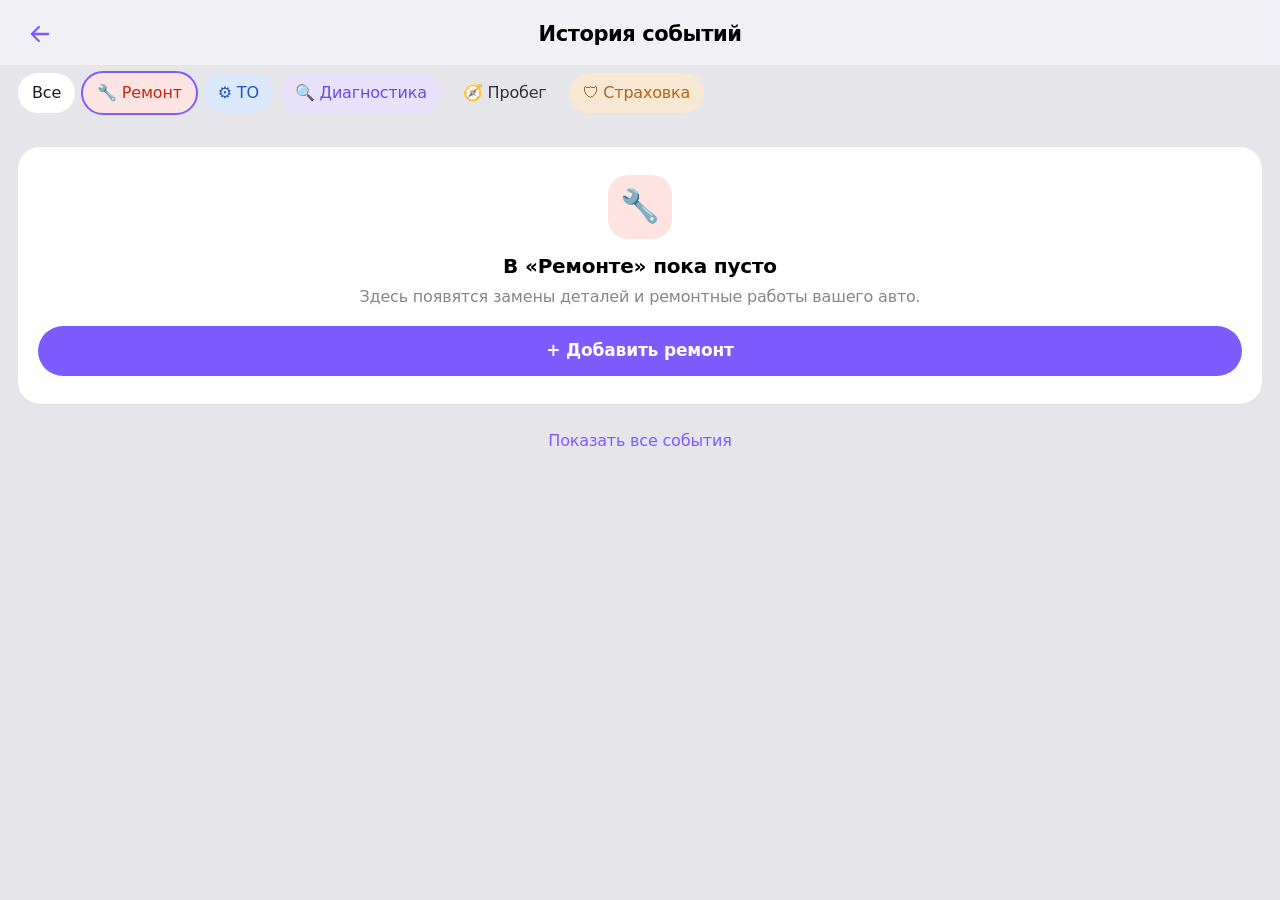
<file: _ref.html>
<!doctype html><html><head><meta charset=utf-8><meta name=viewport content="width=device-width,initial-scale=1"><link rel=stylesheet href="styles.css"><style>
.chips.flt.row{display:flex;flex-wrap:nowrap;overflow-x:auto;gap:8px;margin:0 -16px;padding:2px 16px 8px;scrollbar-width:none}
.chips.flt.row .chip{flex:none;height:40px;font-size:16px;padding:0 14px;gap:8px;white-space:nowrap}
.chips.flt.row .chip.on{outline:2.5px solid var(--p)}
.chips.flt .chip{border:0}
.emp{margin:26px 0;background:var(--card);border-radius:22px;padding:28px 20px;text-align:center;box-shadow:0 1px 2px rgba(0,0,0,.04)}
.emp .ic{width:64px;height:64px;border-radius:20px;background:#FFE3E0;display:grid;place-items:center;font-size:32px;margin:0 auto 14px}
.emp b{display:block;font-size:20px;font-weight:600;margin-bottom:6px}
.emp p{margin:0 0 18px;color:var(--mut);font-size:16px;line-height:1.35}
.emp .btn{display:inline-flex;align-items:center;justify-content:center;height:50px;padding:0 26px;border-radius:25px;background:var(--p);color:#fff;font-size:17px;font-weight:600}
.lnk{display:block;text-align:center;margin-top:14px;color:var(--p);font-size:16px;font-weight:500}
</style></head><body><div class="page"><header class="top"><a class="ib"><svg width=28 height=28 viewBox="0 0 24 24" fill=none stroke=currentColor stroke-width=2 stroke-linecap=round stroke-linejoin=round><path d="M19 12H5M11 6l-6 6 6 6"/></svg></a><h1>История событий</h1><div class="topr"></div></header>
<main class="body"><div class="chips flt row">
<a class="chip all">Все</a>
<a class="chip" style="background:#FBE4E1;color:#C5271C;outline:2.5px solid var(--p)">🔧 Ремонт</a>
<a class="chip" style="background:#DCE8FB;color:#1F55C4">⚙️ ТО</a>
<a class="chip" style="background:#E7E1FA;color:#6A4BE0">🔍 Диагностика</a>
<a class="chip" style="background:#E6E6EA;color:#333">🧭 Пробег</a>
<a class="chip" style="background:#F6E8D3;color:#B0651A">🛡 Страховка</a></div>
<div class="emp"><div class="ic">🔧</div><b>В «Ремонте» пока пусто</b><p>Здесь появятся замены деталей и ремонтные работы вашего авто.</p><a class="btn">+ Добавить ремонт</a></div>
<a class="lnk">Показать все события</a>
</main></div></body></html>
</file>
<file: styles.css>
:root{--bg:#F2F2F7;--w:#ffffff;--card:#ffffff;--sur:rgba(118,118,128,.12);--tint:rgba(124,92,255,.12);--line:rgba(60,60,67,.16);--ink:#000000;--ink2:#1C1C1E;--ink3:rgba(60,60,67,.78);--mut:rgba(60,60,67,.62);--mut2:rgba(60,60,67,.32);--p:#7C5CFF;--pd:#5B3BD6;--pl:#A58BFF;--red:#FF3B30;--sh:60,40,160;--bgc:242,242,247;--glass:rgba(249,249,251,.74);color-scheme:light}
html[data-theme=dark]{--bg:#000000;--w:#1C1C1E;--card:#1C1C1E;--sur:rgba(118,118,128,.24);--tint:rgba(165,139,255,.2);--line:rgba(84,84,88,.6);--ink:#ffffff;--ink2:#EBEBF5;--ink3:rgba(235,235,245,.78);--mut:rgba(235,235,245,.6);--mut2:rgba(235,235,245,.3);--p:#9B80FF;--pd:#B9A6FF;--pl:#B9A6FF;--red:#FF453A;--sh:0,0,0;--bgc:0,0,0;--glass:rgba(28,28,30,.72);color-scheme:dark}
*{box-sizing:border-box;-webkit-tap-highlight-color:transparent}
html,body{margin:0;background:var(--bg);color:var(--ink);font:400 17px/1.35 Inter,system-ui,-apple-system,"Segoe UI",Roboto,Arial,sans-serif}
body{min-height:100dvh}
button,input,select,textarea{font:inherit;color:inherit}
a{color:inherit;text-decoration:none}
h1,h2,h3,h4,p{margin:0}
.ic{flex:none;display:block}
#app{max-width:480px;margin:0 auto;min-height:100dvh;background:var(--bg);position:relative}
@media(min-width:520px){body{background:var(--tint)}#app{box-shadow:0 0 60px rgba(var(--sh),.2)}}
.page{display:flex;flex-direction:column;min-height:100dvh}
.top{position:sticky;top:0;z-index:5;display:grid;grid-template-columns:48px 1fr auto;align-items:center;gap:8px;padding:calc(12px + env(safe-area-inset-top)) 16px 8px;background:var(--bg);min-height:72px}
.top h1{font-size:22px;font-weight:600;text-align:center;white-space:nowrap;overflow:hidden;text-overflow:ellipsis}
.top.left{grid-template-columns:1fr auto}
.top.left h1{text-align:left;font-size:27px;font-weight:700;padding-left:4px}
.topr{min-width:48px;display:flex;justify-content:flex-end}
.ib{display:grid;place-items:center;width:48px;height:48px;border:0;background:none;color:var(--p);cursor:pointer;border-radius:50%;position:relative}
.ib.dark,.ib.bell{color:var(--ink)}
.dot{position:absolute;top:9px;right:10px;width:11px;height:11px;border-radius:50%;background:var(--red);border:2px solid var(--bg)}
.link{background:none;border:0;color:var(--p);font-weight:500;font-size:20px;cursor:pointer;padding:8px 0;white-space:nowrap}
.body{flex:1;padding:6px 18px 28px}
.foot{position:sticky;bottom:0;z-index:5;padding:26px 18px calc(16px + env(safe-area-inset-bottom));background:linear-gradient(to top,var(--bg) 62%,rgba(var(--bgc),0))}
.tabbar{position:sticky;bottom:0;z-index:6;display:flex;justify-content:space-between;gap:2px;padding:10px 8px calc(14px + env(safe-area-inset-bottom));background:var(--card);border-radius:26px 26px 0 0;box-shadow:0 -4px 22px rgba(var(--sh),.1)}
.tab{display:flex;flex-direction:column;align-items:center;gap:4px;padding:10px 12px;border-radius:22px;color:var(--mut);font-size:15px;font-weight:500;min-width:76px}
.tab.on{background:var(--tint);color:var(--p)}
.btn{display:flex;align-items:center;justify-content:center;gap:10px;width:100%;border:0;cursor:pointer;border-radius:999px;font-weight:500;height:60px;font-size:21px}
.btn.primary{color:#fff;background:linear-gradient(90deg,var(--pl),var(--pd));box-shadow:0 10px 26px rgba(var(--sh),.32)}
.btn.primary:disabled{background:#3ea47f;color:#1b2d26;box-shadow:none;cursor:default}
.btn.outline{background:var(--w);color:var(--pd);border:1.6px solid var(--p);height:56px}
.btn.danger{background:var(--w);color:var(--red);border:1.6px solid var(--red);height:56px}
.btn+.btn{margin-top:14px}
.h2{font-size:25px;font-weight:700;margin:30px 0 14px}
.rowh{display:flex;align-items:baseline;justify-content:space-between;margin-top:30px}
.rowh .h2{margin:0}
.rowh .link{font-size:21px}
.empty{color:var(--mut);text-align:center;font-size:19px;padding:34px 10px}
.card{background:var(--card);border:1px solid var(--line);border-radius:26px;padding:18px}
.seg{display:flex;padding:6px;background:var(--sur);border:1px solid var(--line);border-radius:26px;margin-top:6px}
.seg button{flex:1;min-width:0;border:0;background:none;height:50px;border-radius:21px;font-size:17px;white-space:nowrap;padding:0 4px;font-weight:500;color:var(--ink2);cursor:pointer}
.seg button.on{background:var(--w);color:var(--p);box-shadow:0 2px 8px rgba(var(--sh),.12)}
.searchrow{display:flex;gap:12px;margin:18px 0 20px}
.search{flex:1;min-width:0;display:flex;align-items:center;gap:14px;height:62px;padding:0 22px;border-radius:31px;background:var(--card);color:var(--ink2);border:1px solid var(--line)}
.search input{flex:1;min-width:0;border:0;outline:0;background:none;font-size:19px}
.search input::placeholder{color:var(--mut)}
.sq{width:62px;height:62px;border:0;border-radius:24px;background:var(--sur);color:var(--p);display:grid;place-items:center;cursor:pointer}
.cars{display:grid;gap:22px}
.cars.compact{grid-template-columns:1fr 1fr;gap:14px}
.car{background:var(--w);border-radius:34px;overflow:hidden;box-shadow:0 8px 30px rgba(var(--sh),.13);cursor:pointer}
.cimg{position:relative;height:206px;background:linear-gradient(var(--sur),#a7a8b1);display:grid;place-items:center;color:#8f9098}
.cimg img{position:absolute;inset:0;width:100%;height:100%;object-fit:cover}
.kebab{position:absolute;top:18px;right:18px;width:50px;height:50px;border:0;border-radius:50%;background:var(--w);display:grid;place-items:center;cursor:pointer;color:var(--ink);box-shadow:0 2px 10px rgba(0,0,0,.08)}
.cinfo{padding:22px 24px 22px}
.cinfo h3{font-size:29px;font-weight:700}
.cinfo p{color:var(--mut);font-size:21px;margin:6px 0 12px}
.yr{display:flex;align-items:center;gap:12px;font-size:21px;color:var(--p)}
.yr span{color:var(--ink)}
.compact .cimg{height:110px}.compact .cinfo{padding:12px 14px}.compact .cinfo h3{font-size:18px}.compact .cinfo p{font-size:15px;margin:2px 0 6px}.compact .yr{font-size:15px}.compact .kebab{width:38px;height:38px;top:10px;right:10px}
.fab{position:fixed;bottom:calc(112px + env(safe-area-inset-bottom));right:max(20px,calc(50vw - 220px));width:72px;height:72px;border:0;border-radius:50%;color:#fff;background:linear-gradient(135deg,var(--pl),var(--pd));box-shadow:0 12px 28px rgba(var(--sh),.4);display:grid;place-items:center;cursor:pointer;z-index:7}
.chips{display:flex;flex-wrap:wrap;gap:12px}
.chip{display:inline-flex;align-items:center;gap:10px;height:54px;padding:0 20px;border-radius:999px;border:1.5px solid;font-size:19px;font-weight:500;cursor:pointer;background:var(--w)}
.c-repair,.c-fine{background:#fee4e4;color:#b91c1c;border-color:#fbc4c4}
.c-to{background:#dbeafe;color:#1d4ed8;border-color:#b9d3fb}
.c-diag{background:var(--tint);color:#3B2A8F;border-color:var(--line)}
.c-mile{background:#f3f4f6;color:var(--ink2);border-color:var(--line)}
.c-ins{background:#fef3c7;color:#b45309;border-color:#fbe38a}
.c-fuel,.c-charge{background:#dcfce7;color:#15803d;border-color:#b6efc9}
.c-wash{background:#cffafe;color:#0e7490;border-color:#a5eef6}
.c-tire{background:#ffedd5;color:#c2410c;border-color:#fdd5a8}
.c-other{background:#efeff4;color:var(--ink3);border-color:#dcdce5}
.chips.pick .chip{background:var(--card);color:var(--mut);border-color:var(--line);height:56px}
.chips.pick .chip.picked{background:var(--tint);color:var(--pd);border-color:var(--p)}
.chips.flt .chip{height:46px;font-size:17px;padding:0 16px}
.chips.flt .chip.all{background:var(--w);color:var(--ink2);border-color:var(--line)}
.chips.flt .chip.on{outline:2.5px solid var(--p)}
.ev{display:flex;align-items:center;gap:14px;padding:14px;margin-top:12px;background:var(--w);border-radius:22px;box-shadow:0 4px 16px rgba(var(--sh),.07);cursor:pointer}
.evi{width:48px;height:48px;border-radius:16px;display:grid;place-items:center;border:0}
.evm{flex:1;min-width:0}.evm b{display:block;font-size:18px;font-weight:600;white-space:nowrap;overflow:hidden;text-overflow:ellipsis}.evm small{color:var(--mut);font-size:15px}
.evs{font-weight:600;font-size:17px;white-space:nowrap}
.lbl{display:block;margin:22px 0 10px;font-size:20px;font-weight:500}
.card .lbl{font-size:18px;margin:18px 0 8px}
.fld:first-child>.lbl{margin-top:8px}
.req{font-style:normal;color:var(--ink)}.rr .req{color:#f43f5e}
.inp{display:block;width:100%;height:58px;padding:0 22px;border:1px solid var(--line);border-radius:24px;background:var(--w);font-size:19px;outline:0;appearance:none;-webkit-appearance:none;box-shadow:0 1px 3px rgba(var(--sh),.05)}
.inp:focus{border-color:var(--p);box-shadow:0 0 0 3px rgba(var(--sh),.16)}
.inp::placeholder{color:var(--mut)}
.err .inp,.err.inp,.err .attg,.err .sel select{border-color:var(--red)}
textarea.inp{height:auto;min-height:118px;padding:16px 22px;resize:vertical}
.dt::placeholder{letter-spacing:.12em}
.datew,.sel,.kmw{position:relative}
.datew .cal,.sel>.ic{position:absolute;right:20px;top:50%;transform:translateY(-50%);color:var(--ink3);pointer-events:none;border:0;background:none;padding:0}
.datew .inp{padding-right:64px}
.native{position:absolute;right:0;top:0;width:64px;height:100%;opacity:0;cursor:pointer;border:0}
.sel select{padding-right:56px}
.sel select.empty{color:var(--mut)}
.kmw .ic{position:absolute;left:22px;top:50%;transform:translateY(-50%);color:var(--ink3)}
.kmw .inp{padding-left:62px}
.hint{color:var(--mut);font-size:15px;margin:10px 2px 0}
.chk{display:flex;align-items:center;gap:18px;padding:6px 6px;cursor:pointer}
.chk input{position:absolute;opacity:0}
.chk .box{width:36px;height:36px;border-radius:9px;border:2.5px solid var(--ink3);background:var(--w);display:grid;place-items:center;color:#fff}
.chk input:checked+.box{background:#16a34a;border-color:#16a34a}
.chk .box .ic{opacity:0}.chk input:checked+.box .ic{opacity:1}
.chk b{font-size:22px;font-weight:500;color:var(--red)}.chk input:checked~b{color:#16a34a}
.card.att{margin-top:20px;padding:20px 22px;background:var(--sur)}
.attl{font-size:19px;font-weight:500;margin-bottom:14px}
.attg{display:flex;flex-wrap:wrap;gap:12px;border-radius:20px}
.addatt{width:100px;height:100px;border-radius:22px;border:2.5px solid var(--line);background:var(--w);color:var(--p);display:grid;place-items:center;cursor:pointer}
.th{position:relative;width:100px;height:100px;border-radius:22px;overflow:hidden;background:var(--w);border:1px solid var(--line);display:grid;place-items:center;color:var(--mut);font-size:12px;text-align:center}
.th img{width:100%;height:100%;object-fit:cover}
.th button{position:absolute;top:5px;right:5px;width:28px;height:28px;border-radius:50%;border:0;background:rgba(0,0,0,.6);color:#fff;display:grid;place-items:center;cursor:pointer;padding:0}
.photos .addatt{border:2px dashed #dcdce4;color:var(--ink3);background:var(--card)}
.work{margin-top:22px}
.wname{width:100%;border:0;background:none;font-size:23px;font-weight:600;color:var(--ink3);padding:6px 0 14px;border-bottom:1px solid var(--line);outline:0;display:block}
.wname::placeholder{color:var(--mut)}
.wtop{display:flex;align-items:center;gap:8px}
.rmw{border:0;background:#fee4e4;color:#b91c1c;width:36px;height:36px;border-radius:50%;display:grid;place-items:center;cursor:pointer;margin-bottom:8px}
.kmw{margin-top:12px}
.exp{display:flex;align-items:center;gap:8px;border:0;background:none;color:var(--p);font-size:20px;font-weight:500;padding:20px 0 4px;cursor:pointer}
.expbody{padding-top:6px}
.sumcard{margin-top:22px}
#addw{margin-top:22px}
.infobox{display:flex;gap:14px;padding:16px 18px;border-radius:22px;background:var(--card);border:1px solid var(--line);color:var(--mut);font-size:17px;margin-bottom:6px}
.infobox .ic{color:var(--p)}
.infobox.blue{background:#eff6ff;border:1.5px solid #2563eb}
.infobox.blue b{display:block;color:var(--ink);font-size:26px;font-weight:500;margin-bottom:4px}
.mcard{background:#6246E0;color:#fff;border-radius:28px;padding:26px 28px;margin:22px 0 4px}
.mcard small{font-size:19px;opacity:.9;display:block;margin-bottom:12px}
.mcard b{font-size:34px;font-weight:700}
.carmini{display:flex;align-items:center;gap:22px;padding:30px 30px;margin-top:4px;border-radius:26px}
.carmini .ic{color:#b4b4bc;width:56px;height:56px}
.carmini b{display:block;font-size:26px;font-weight:600}.carmini small{color:var(--mut);font-size:20px}
.upcar{display:flex;align-items:center;gap:14px;padding:14px 12px;background:var(--w);border-radius:26px}
.upcar>button{border:0;background:none;color:var(--ink3);width:36px;height:48px;cursor:pointer;display:grid;place-items:center}
.uci{width:68px;height:68px;flex:none;border-radius:22px;background:#f2f2f5;display:grid;place-items:center;color:#a8a8b0}
.upcar b{display:block;font-size:23px;font-weight:600;white-space:nowrap}.upcar small{font-size:20px;color:var(--mut)}
.pills{display:flex;flex-wrap:wrap;gap:12px;margin:22px 0}
.pills button{border:0;height:56px;padding:0 24px;border-radius:999px;background:var(--card);font-size:19px;font-weight:500;color:var(--ink2);cursor:pointer}
.pills button.on{background:linear-gradient(90deg,var(--pl),var(--pd));color:#fff}
.noev{display:grid;place-items:center;gap:16px;padding:54px 0 70px;color:var(--mut);font-size:21px}
.noev .ic{color:var(--mut)}
.rem{display:flex;align-items:center;gap:14px;margin-top:12px;background:var(--w);border-radius:22px;padding:14px;box-shadow:0 4px 16px rgba(var(--sh),.07)}
.rem .evi{background:#fef3c7;color:#b45309}
.rem small.late{color:var(--red);font-weight:600}
.rem .x{border:0;background:none;color:var(--mut2);cursor:pointer;width:40px;height:40px;display:grid;place-items:center}
.cardt{font-size:26px;font-weight:700;margin-bottom:14px}
.stats{display:grid;grid-template-columns:1fr 1fr;gap:12px}
.stat{background:var(--sur);border-radius:22px;padding:20px}
.stat small{display:block;color:var(--mut);font-size:19px;margin-bottom:10px}
.stat b{font-size:27px;font-weight:700;color:var(--p);white-space:nowrap}
.stat.wide{grid-column:1/-1}
.chart{width:100%;height:auto;display:block}
.chart text{font:13px Inter,system-ui,sans-serif;fill:var(--mut)}
.svc{display:flex;align-items:center;gap:16px;padding:20px;margin-top:14px;background:var(--w);border-radius:24px;box-shadow:0 4px 18px rgba(var(--sh),.08);width:100%;border:0;text-align:left;cursor:pointer}
.svc .evi{background:var(--tint);color:var(--p)}
.svc b{display:block;font-size:20px}.svc small{color:var(--mut);font-size:16px}
.ava{position:relative;width:104px;height:104px;border-radius:50%;background:var(--tint);color:var(--p);display:grid;place-items:center;margin:14px auto 12px;border:3px solid #fff;box-shadow:0 8px 24px rgba(var(--sh),.22);padding:0;cursor:pointer}
.ava img{width:100%;height:100%;border-radius:50%;object-fit:cover;display:block}
.avac{position:absolute;right:-2px;bottom:-2px;width:34px;height:34px;border-radius:50%;background:var(--p);color:#fff;display:grid;place-items:center;border:3px solid var(--bg)}
.pc{text-align:center;margin-bottom:10px}.pc b{display:block;font-size:24px}.pc small{color:var(--mut);font-size:17px}
.al{display:flex;gap:14px;margin-top:12px;background:var(--w);border-radius:22px;padding:16px;box-shadow:0 4px 16px rgba(var(--sh),.07)}
.al .evi{background:#fef3c7;color:#b45309}.al.late .evi{background:#fee4e4;color:#b91c1c}
.al b{display:block;font-size:18px}.al small{color:var(--mut);font-size:15px}
.ov{position:fixed;inset:0;z-index:50;background:rgba(20,10,50,.42);display:flex;align-items:flex-end;justify-content:center}
.sheet{width:100%;max-width:480px;max-height:88dvh;overflow:auto;background:var(--w);border-radius:30px 30px 0 0;padding:12px 18px calc(18px + env(safe-area-inset-bottom));animation:up .22s ease-out}
@keyframes up{from{transform:translateY(40px);opacity:0}}
.grab{width:46px;height:5px;border-radius:3px;background:#ddd;margin:0 auto 14px}
.sheet h4{font-size:21px;margin:4px 4px 10px}
.si{display:flex;align-items:center;gap:14px;width:100%;height:58px;padding:0 14px;border:0;border-radius:18px;background:none;font-size:19px;text-align:left;cursor:pointer}
.si:active{background:var(--tint)}.si.danger{color:var(--red)}.si.cancel{justify-content:center;color:var(--mut);margin-top:6px;background:var(--sur)}
.kv{display:flex;justify-content:space-between;gap:16px;padding:11px 4px;border-bottom:1px solid var(--line);font-size:17px}.kv span{color:var(--mut)}.kv b{font-weight:500;text-align:right;word-break:break-word}
.kvh{margin:14px 4px 2px;font-weight:700;color:var(--pd)}
.dthumbs{display:flex;gap:10px;flex-wrap:wrap;margin:14px 4px}.dthumbs a{width:84px;height:84px;border-radius:16px;overflow:hidden;display:grid;place-items:center;background:var(--sur);color:var(--mut);font-size:12px;border:1px solid var(--line)}.dthumbs img{width:100%;height:100%;object-fit:cover}
.toast{position:fixed;left:50%;bottom:calc(110px + env(safe-area-inset-bottom));transform:translate(-50%,20px);background:#101916;color:#fff;padding:14px 22px;border-radius:999px;font-size:17px;opacity:0;transition:.25s;z-index:99;max-width:90vw;text-align:center}
.toast.show{opacity:1;transform:translate(-50%,0)}
.units{display:flex;padding:5px;background:var(--sur);border-radius:22px;height:58px;width:140px;flex:none}
.units button{flex:1;border:0;background:none;border-radius:17px;font-size:19px;color:var(--ink3);cursor:pointer}
.units button.on{background:var(--w);color:var(--p);font-weight:600;box-shadow:0 2px 8px rgba(var(--sh),.12)}
.row2{display:flex;gap:12px;align-items:center}
.other{margin-top:10px}
.sub{font-size:25px;font-weight:700;margin:34px 0 4px}
.hidden{display:none!important}
.lg{min-height:100dvh;display:flex;flex-direction:column;align-items:center;justify-content:center;gap:14px;padding:32px 26px;text-align:center}
.lg img{width:132px;height:132px;border-radius:32px;box-shadow:0 14px 40px rgba(var(--sh),.22);margin-bottom:6px}
.lg h1{font-size:36px;font-weight:800}
.wsub{color:var(--mut);font-size:18px;line-height:1.4;max-width:340px;margin:0 auto 6px}
.gbtn{display:flex;align-items:center;justify-content:center;gap:14px;width:100%;height:64px;margin-top:14px;border-radius:32px;background:var(--w);border:1px solid var(--line);font-size:20px;font-weight:500;box-shadow:0 8px 24px rgba(var(--sh),.14);cursor:pointer}
.steps{display:flex;gap:8px;margin:6px 0 26px}
.steps i{flex:1;height:7px;border-radius:4px;background:var(--line)}.steps i.on{background:var(--p)}
.wq{font-size:31px;font-weight:800;margin:0 0 6px}

.cars{gap:14px}
.car.row{display:flex;align-items:center;gap:14px;padding:12px 10px 12px 12px;border-radius:26px;box-shadow:0 6px 22px rgba(var(--sh),.11)}
.rimg{position:relative;width:92px;height:92px;flex:none;border-radius:22px;overflow:hidden;background:linear-gradient(160deg,var(--tint),#c9c6dc);display:grid;place-items:center;color:#8f9098}
.rimg img{position:absolute;inset:0;width:100%;height:100%;object-fit:cover}
.rinfo{flex:1;min-width:0}
.rinfo h3{font-size:20px;font-weight:700;white-space:nowrap;overflow:hidden;text-overflow:ellipsis}
.rinfo p{color:var(--mut);font-size:15px;margin:2px 0 8px;white-space:nowrap;overflow:hidden;text-overflow:ellipsis}
.tags{display:flex;gap:8px;flex-wrap:wrap}
.tags span{display:inline-flex;align-items:center;gap:5px;height:28px;padding:0 10px;border-radius:999px;background:var(--tint);color:var(--pd);font-size:14px;font-weight:500}
.car.row .kebab{position:static;flex:none;width:40px;height:40px;background:var(--sur);box-shadow:none;align-self:flex-start}
.seg button{font-size:16px}
.chk.neu b{color:var(--ink)}.chk.neu input:checked~b{color:#16a34a}
.tyinfo{display:flex;align-items:center;justify-content:space-between;gap:10px;margin:6px 6px 0 60px;padding:10px 14px;border-radius:16px;background:var(--tint);font-size:16px}
.tyinfo .link{font-size:16px;padding:0}
.dl{align-items:center}
.dbadge{flex:none;width:58px;height:58px;border-radius:18px;background:var(--tint);color:var(--pd);display:grid;place-content:center;text-align:center;line-height:1.05}
.dbadge b{font-size:21px;font-weight:700}.dbadge small{font-size:13px;text-transform:uppercase}
.dbadge.late{background:#fee4e4;color:#b91c1c}
.dbadge .ic{margin:0 auto}
.dl .evm b{white-space:normal}

.srow{display:flex;align-items:center;justify-content:space-between;gap:12px;padding:11px 2px;border-bottom:1px solid var(--line);font-size:16px}
.srow:last-child{border-bottom:0}.srow>span{color:var(--mut)}
.srow b{display:inline-flex;align-items:center;gap:8px;font-weight:500;text-align:right;word-break:break-word}
.srow b i{flex:none;width:10px;height:10px;border-radius:50%;background:var(--mut2)}
.srow .s-ok i{background:#16a34a}.srow .s-warn i{background:#f59e0b}.srow .s-bad i{background:#ef4444}
.upbanner{display:flex;align-items:center;gap:14px;width:100%;margin:6px 0 4px;padding:14px 16px;border:0;border-radius:22px;background:linear-gradient(90deg,var(--pl),var(--pd));color:#fff;text-align:left;cursor:pointer;box-shadow:0 8px 22px rgba(var(--sh),.3)}
.upbanner b{display:block;font-size:17px}.upbanner small{font-size:14px;opacity:.9}
.svc.hot{outline:2.5px solid var(--p)}

.datew .cal{right:0;top:0;bottom:0;width:64px;transform:none;display:grid;place-items:center;pointer-events:auto;cursor:pointer}
.datew .native{pointer-events:none;right:0;top:0;width:64px;height:100%}

.car.hero{position:relative;color:#fff;background:linear-gradient(145deg,var(--p) 0%,#6246E0 55%,#2E1A6B 100%);border-radius:32px;padding:18px 20px 18px;box-shadow:0 14px 34px rgba(var(--sh),.35);overflow:hidden;min-height:300px;display:flex;flex-direction:column}
.hbg{position:absolute;inset:0;pointer-events:none}.hbg img{width:100%;height:100%;object-fit:cover}
.car.hero.hasp .hbg::after{content:'';position:absolute;inset:0;background:linear-gradient(to top,rgba(20,10,50,.86) 8%,rgba(20,10,50,.25) 55%,rgba(20,10,50,.35))}
.hdeco{position:absolute;right:-30px;top:44px;color:rgba(255,255,255,.16)}.hdeco svg{width:210px;height:210px}
.htop,.hbody,.hstats{position:relative;z-index:1}
.htop{display:flex;align-items:center;gap:10px}
.emb{width:46px;height:46px;border-radius:50%;background:var(--w);display:grid;place-items:center;box-shadow:0 4px 14px rgba(0,0,0,.2)}
.emb i{font-style:normal;font-weight:800;font-size:23px;color:var(--ec)}
.hyr{font-weight:600;font-size:15px;padding:6px 14px;border-radius:999px;background:rgba(255,255,255,.2);backdrop-filter:blur(6px)}
.car.hero .kebab{position:static;margin-left:auto;width:42px;height:42px;background:rgba(255,255,255,.22);color:#fff;box-shadow:none}
.hbody{margin-top:auto;padding-top:46px}
.hbody h3{font-size:31px;font-weight:800;line-height:1.1}
.hbody p{opacity:.9;font-size:17px;margin:6px 0 12px}
.htags{display:flex;flex-wrap:wrap;gap:8px}
.htags span{font-size:14px;font-weight:500;padding:5px 12px;border-radius:999px;background:rgba(255,255,255,.2)}
.hstats{display:grid;grid-template-columns:repeat(3,1fr);gap:8px;margin-top:16px;padding-top:14px;border-top:1px solid rgba(255,255,255,.25)}
.hstats small{display:block;opacity:.8;font-size:13px}.hstats b{font-size:17px;font-weight:700;white-space:nowrap}
a.al{text-decoration:none;color:inherit}
.al b{white-space:normal}
.lgd{display:flex;flex-wrap:wrap;gap:8px 14px;margin-top:10px;font-size:14px;color:var(--mut)}
.lgd span{display:inline-flex;align-items:center;gap:6px}.lgd i{width:10px;height:10px;border-radius:3px;display:inline-block}
.cbr{display:flex;gap:12px;align-items:center;padding:10px 0}
.cbi{width:42px;height:42px;border-radius:14px;display:grid;place-items:center;flex:none}
.cbm{flex:1;min-width:0}.cbt{display:flex;justify-content:space-between;gap:8px;font-size:16px}
.cbm small{color:var(--mut);font-size:13px}
.track{height:8px;border-radius:6px;background:#eeeef4;margin:6px 0 4px;overflow:hidden}.track i{display:block;height:100%;border-radius:6px}
.stat b{font-size:24px}

.emo{line-height:1;font-family:'Apple Color Emoji','Segoe UI Emoji','Noto Color Emoji',sans-serif;display:inline-block}
.evi .emo,.cbi .emo{font-size:22px}
.rhero{position:relative;overflow:hidden;border-radius:28px;padding:26px 22px;min-height:132px;display:flex;align-items:flex-end;color:#fff;background:linear-gradient(145deg,var(--p),#1b6047 60%,#2E1A6B);box-shadow:0 12px 30px rgba(var(--sh),.3)}
.rhero>img{position:absolute;inset:0;width:100%;height:100%;object-fit:cover}
.rhero.hasp::after{content:'';position:absolute;inset:0;background:linear-gradient(to top,rgba(20,10,50,.85),rgba(20,10,50,.15))}
.rhero .hdeco{right:-18px;top:-6px}.rhero .hdeco svg{width:150px;height:150px}
.rh-in{position:relative;z-index:1;display:flex;align-items:center;gap:14px}
.rh-in b{display:block;font-size:26px;font-weight:800;line-height:1.1}.rh-in small{opacity:.9;font-size:16px}
.pk-t{font-size:22px;font-weight:700;margin:26px 2px 14px}
.pk{display:grid;grid-template-columns:1fr 1fr;gap:12px}
.pkt{display:flex;align-items:center;gap:12px;height:68px;padding:0 16px;border-radius:20px;border:1.5px solid var(--line);background:var(--w);font-size:18px;font-weight:600;color:var(--ink2);cursor:pointer;text-align:left;transition:.15s}
.pkt .pke{font-size:28px;width:44px;height:44px;border-radius:14px;background:var(--sur);display:grid;place-items:center;flex:none}
.pkt.picked{border-color:var(--p);background:var(--tint);color:var(--pd);box-shadow:0 6px 16px rgba(var(--sh),.22)}
.pkt.picked .pke{background:var(--w)}

.pkt{background:color-mix(in srgb,var(--c) 11%,#fff);border-color:color-mix(in srgb,var(--c) 28%,#fff);color:color-mix(in srgb,var(--c) 78%,#000)}
.pkt .pke{background:var(--w)}
.pkt.picked{background:color-mix(in srgb,var(--c) 20%,#fff);border-color:var(--c);color:color-mix(in srgb,var(--c) 78%,#000);box-shadow:0 6px 16px color-mix(in srgb,var(--c) 30%,transparent)}

.seg button{white-space:nowrap}
.rng{display:grid;grid-template-columns:1fr 1fr;gap:12px;margin-top:14px}.rng label{font-size:14px;color:var(--mut);display:block}.rng .inp{margin-top:4px;width:100%}
/* жёсткая рамка: без горизонтального сдвига, шапка и нижняя панель на месте */
html,body{width:100%;max-width:100%;overscroll-behavior:none;touch-action:pan-y;-webkit-text-size-adjust:100%}
#app{overflow-x:clip;width:100%}
.page,.body{max-width:100%;overflow-x:clip}
.top{position:sticky;top:0;z-index:20;transform:translateZ(0)}
.tabbar{position:sticky;bottom:0;z-index:20}
.pk{grid-template-columns:repeat(2,minmax(0,1fr))}
.pkt{min-width:0;padding:0 12px;gap:10px;font-size:17px}
.pkt span:last-child{overflow:hidden;text-overflow:ellipsis;white-space:nowrap}
.lg{overflow:hidden}

.tot{display:flex;justify-content:space-between;align-items:center;gap:12px;margin-top:14px;padding:16px 20px;border-radius:22px;background:linear-gradient(135deg,var(--p),#6246E0);color:#fff;box-shadow:0 10px 24px rgba(var(--sh),.28)}
.tot b{display:block;font-size:17px;font-weight:700}.tot small{opacity:.85;font-size:14px}.tot span{font-size:23px;font-weight:800;white-space:nowrap}
/* нижняя панель и кнопка внизу — жёстко зафиксированы, как шапка */
.tabbar{position:fixed;bottom:0;left:50%;transform:translateX(-50%);width:100%;max-width:480px;box-sizing:border-box;z-index:30}
.foot{position:fixed;bottom:0;left:50%;transform:translateX(-50%);width:100%;max-width:480px;box-sizing:border-box;z-index:30}
.page:has(.tabbar) .body{padding-bottom:132px}
.page:has(.foot) .body{padding-bottom:140px}
html{overflow-x:hidden}
body{overflow-x:clip;overflow-y:visible}

/* нижнее меню — компактное, как в примере (Health) */
.tabbar{width:calc(100% - 24px);max-width:456px;bottom:calc(8px + env(safe-area-inset-bottom));padding:6px;gap:2px;border-radius:26px;background:var(--w);box-shadow:0 6px 26px rgba(var(--sh),.16)}
.tab{flex:1;min-width:0;padding:7px 2px 6px;gap:2px;border-radius:20px;font-size:12px;font-weight:600;white-space:nowrap;line-height:1.2}
.tab svg{width:24px;height:24px}
.page:has(.tabbar) .body{padding-bottom:96px}
.fab{bottom:calc(96px + env(safe-area-inset-bottom))}
/* просмотр фото */
#viewer{position:fixed;inset:0;z-index:100;background:#0d1c16;display:flex;flex-direction:column;touch-action:manipulation}
.vtop{display:flex;justify-content:space-between;align-items:center;padding:calc(12px + env(safe-area-inset-top)) 16px 8px;color:#fff;font-size:17px}
.vx{width:46px;height:46px;border-radius:50%;border:0;background:rgba(255,255,255,.18);color:#fff;display:grid;place-items:center;cursor:pointer}
.vst{flex:1;min-height:0;display:flex;align-items:center;justify-content:center;overflow:hidden;padding:8px}
.vst img{max-width:100%;max-height:100%;object-fit:contain;border-radius:8px;transition:transform .2s;cursor:zoom-in}
.vst img.zm{transform:scale(2.6);cursor:zoom-out}
.vfile{display:flex;flex-direction:column;align-items:center;gap:16px;color:#fff;text-align:center}
.vn{position:absolute;top:50%;width:46px;height:62px;border:0;border-radius:14px;background:rgba(255,255,255,.16);color:#fff;font-size:34px;cursor:pointer;transform:translateY(-50%)}
.vn:disabled{opacity:.25}.vp{left:8px}.vnx{right:8px}
.th img{cursor:zoom-in}

.car.hero.static{cursor:default}

.stl{font-size:13px;font-weight:700;color:var(--mut);text-transform:uppercase;letter-spacing:.05em;margin-bottom:10px}
.opt{display:flex;gap:8px}.opt button{flex:1;min-width:0;border:2px solid transparent;background:var(--sur);color:var(--ink2);border-radius:18px;padding:12px 2px 10px;font-size:15px;font-weight:600;cursor:pointer}
.opt button i{display:block;font-style:normal;font-size:26px;margin-bottom:4px}.opt button.on{border-color:var(--p);background:var(--tint);color:var(--p)}
/* ---- v2.0: расширенная карточка и список авто ---- */
.emb{background:#fff}.emb i{color:var(--ec)}
.car.big{border-radius:32px;box-shadow:0 8px 28px rgba(var(--sh),.14);cursor:default}
.bph{position:relative;height:230px;color:#fff;background:linear-gradient(160deg,#8B6DFF,#5B3BD6 60%,#2E1A6B);cursor:pointer;display:flex;flex-direction:column;justify-content:flex-end}
.bph>img{position:absolute;inset:0;width:100%;height:100%;object-fit:cover}
.bph:after{content:'';position:absolute;inset:0;background:linear-gradient(to top,rgba(4,24,16,.88),rgba(4,24,16,.08) 68%)}
.bph .hdeco{right:-24px;top:20px}
.btop{position:absolute;top:14px;left:14px;right:14px;display:flex;gap:8px;align-items:center;z-index:2}
.btop .hyr{padding:5px 12px;font-size:14px;color:#fff}.btop .emb{width:42px;height:42px}
.btop .kebab{position:static;margin-left:auto;width:40px;height:40px;background:rgba(255,255,255,.24);color:#fff;box-shadow:none}
.bnm{position:relative;z-index:2;padding:0 18px 16px}.bnm h3{font-size:29px;font-weight:800;line-height:1.1}.bnm p{opacity:.92;margin-top:4px;font-size:16px}
.bbd{padding:16px 16px 18px}
.sp{display:flex;justify-content:space-between;align-items:flex-end;gap:10px;margin:0 2px 12px}.sp small{display:block;color:var(--mut);font-size:14px}.sp b{display:block;font-size:32px;font-weight:800;color:var(--p);line-height:1.1}
.sp em,.srw em{font-style:normal;font-size:14px;font-weight:700;padding:4px 10px;border-radius:99px;white-space:nowrap}
.sp em.up,.srw em.up{background:rgba(239,68,68,.14);color:#dc2626}.sp em.dn,.srw em.dn{background:rgba(34,197,94,.16);color:#16a34a}
.mini{display:flex;gap:4px;padding:4px;background:var(--sur);border-radius:16px;margin-bottom:14px}
.mini button{flex:1;border:0;background:none;padding:9px 0;border-radius:12px;font-size:14px;font-weight:600;color:var(--mut);cursor:pointer}
.mini button.on{background:var(--p);color:#fff;box-shadow:0 3px 10px rgba(var(--sh),.25)}
.bars{display:flex;height:10px;border-radius:10px;overflow:hidden;gap:2px;margin:2px 0 8px}.bars i{display:block;height:100%}
.lgx{display:flex;flex-wrap:wrap;gap:6px 14px;font-size:13px;color:var(--mut);margin-bottom:14px}.lgx span{display:inline-flex;align-items:center;gap:4px}.lgx i{width:9px;height:9px;border-radius:3px;display:inline-block}
.grid{display:grid;grid-template-columns:1fr 1fr;gap:8px}
.cell{background:var(--sur);border-radius:18px;padding:11px 13px;min-width:0}.cell small{display:block;color:var(--mut);font-size:13px}.cell b{display:block;font-size:16px;font-weight:700;margin-top:2px;overflow-wrap:anywhere}.cell.bad b{color:var(--red)}
.rep{display:block;width:100%;margin-top:12px;border:0;border-radius:18px;padding:14px;font-size:17px;font-weight:700;background:var(--tint);color:var(--p);cursor:pointer}
.sumc{background:linear-gradient(135deg,#8B6DFF,#5B3BD6);color:#fff;border-radius:28px;padding:18px 18px 16px;box-shadow:0 12px 28px rgba(124,92,255,.3);margin-bottom:4px}
.sumc small{opacity:.88;font-size:14px}.srw{display:flex;justify-content:space-between;align-items:center;margin:2px 0 12px}.srw b{font-size:32px;font-weight:800}
.sumc .srw em{background:rgba(255,255,255,.22);color:#fff}
.mini.inv{background:rgba(255,255,255,.16)}.mini.inv button{color:rgba(255,255,255,.85)}.mini.inv button.on{background:#fff;color:#5B3BD6;box-shadow:none}
.sumc .lgx{color:rgba(255,255,255,.9);margin:0}.sumc .bars{margin-top:0}
.car.row2{display:flex;border-radius:26px;box-shadow:0 6px 20px rgba(var(--sh),.12);min-height:128px}
.rph{width:116px;flex:none;position:relative;display:grid;place-items:center;color:rgba(255,255,255,.85);background:linear-gradient(160deg,var(--a,#8B6DFF),#2E1A6B)}
.rph img{position:absolute;inset:0;width:100%;height:100%;object-fit:cover}
.remb{position:absolute;left:8px;top:8px;width:30px;height:30px;border-radius:50%;background:#fff;color:#0f1f19;font-weight:800;font-size:15px;display:grid;place-items:center}
.rin{flex:1;min-width:0;padding:12px 14px}.rt{display:flex;align-items:center;gap:6px}.rt h3{flex:1;font-size:19px;font-weight:800;min-width:0;overflow:hidden;text-overflow:ellipsis;white-space:nowrap}
.kebab.k2{position:static;width:34px;height:34px;background:var(--sur);box-shadow:none;flex:none}
.rin p{color:var(--mut);font-size:14px;margin:1px 0 7px}.rtg{display:flex;flex-wrap:wrap;gap:5px;margin-bottom:8px}.rtg span{background:var(--tint);color:var(--p);font-size:12px;font-weight:600;padding:3px 9px;border-radius:99px}
.rst{display:flex;justify-content:space-between;gap:8px;border-top:1px solid var(--line);padding-top:8px}.rst small{display:block;color:var(--mut);font-size:12px}.rst b{font-size:15px;white-space:nowrap}
.rph{align-self:stretch;min-height:128px}.car.row2{align-items:stretch}
.lg img.biglogo{width:240px;height:240px;border-radius:44px;margin-bottom:10px}
/* v2.0: карточка авто на «Будущие события» — как в гараже */
.upcar{background:none;padding:0;gap:6px}
.upcar>.car{flex:1;min-width:0;margin:0}
.upcar>button{width:30px;flex:none}

.hero+.mini{margin:14px 0 0}
.sumc .rng label{color:rgba(255,255,255,.85)}.sumc .rng .inp{height:46px;font-size:15px}.gpr{margin:0 0 12px}.gpr .inp{height:46px;font-size:15px}.hero+.mini+.gpr{margin-top:-4px}
.sumc .rng .inp{color:#0f1f19;background:#fff}html[data-theme=dark] .sumc .rng .inp{color:#0f1f19}
/* iPhone: настоящий date-input поверх иконки календаря — открывается нативным касанием */
.datew .cal{pointer-events:none}
.datew .native{pointer-events:auto;z-index:2;position:absolute;right:0;top:0;width:64px;height:100%;opacity:.01;font-size:16px;-webkit-appearance:none;appearance:none;background:transparent}
.page:has(.tabbar) .body{padding-bottom:calc(124px + env(safe-area-inset-bottom))}.page:has(.foot) .body{padding-bottom:calc(140px + env(safe-area-inset-bottom))}
.req{cursor:pointer;display:inline-block;padding:6px 10px;margin:-6px -4px;font-style:normal;color:#dc2626;-webkit-tap-highlight-color:transparent}
.rem[data-rmd]{cursor:pointer}.rem.dl{-webkit-tap-highlight-color:transparent}.rem.dl:active{transform:scale(.99)}
.cell[data-gcat],.cell[data-gup]{cursor:pointer}.cell.sel{background:var(--p);color:#fff;box-shadow:0 4px 14px rgba(var(--sh),.25)}.cell.sel small,.cell.sel b{color:#fff}
.upc{cursor:default;-webkit-tap-highlight-color:transparent;user-select:none}
/* калькулятор сумм */
.moneyw{position:relative}.moneyw .inp{padding-right:70px}
.calcb{position:absolute;right:8px;top:50%;transform:translateY(-50%);width:48px;height:48px;border:0;border-radius:16px;background:var(--sur);font-size:24px;cursor:pointer;display:grid;place-items:center}
#calc .ov{z-index:80}
.sheet.calc{padding-top:8px}
.calc .cx{text-align:right;padding:6px 8px 12px;min-height:76px;display:flex;flex-direction:column;justify-content:flex-end;gap:2px}
.calc .cx small{color:var(--mut);font-size:18px;min-height:22px}
.calc .cx b{font-size:38px;font-weight:700;word-break:break-all;line-height:1.15}
.calc .ck{display:grid;grid-template-columns:repeat(4,1fr);gap:10px}
.calc .ck button{height:62px;border:0;border-radius:20px;background:var(--sur);color:var(--ink);font-size:26px;font-weight:600;cursor:pointer;-webkit-tap-highlight-color:transparent}
.calc .ck button:active{transform:scale(.96)}
.calc .ck .op{background:rgba(124,92,255,.14);color:var(--p)}
.calc .ck .fn{color:#dc2626}
.calc .ck .eq{background:var(--p);color:#fff}
.calc .ck .ok{grid-column:span 1;background:linear-gradient(135deg,#A58BFF,#5B3BD6);color:#fff;font-size:17px}

.si.ok{color:var(--pr,#7C5CFF);font-weight:700}

.rng{display:flex;gap:10px;align-items:center}
.rng label{flex:1;min-width:0;display:flex;align-items:center;gap:8px;font-size:15px;font-weight:600;margin:0}
.rng .inp,.gpr .inp,.sumc .rng .inp{margin-top:0;height:40px;font-size:14px;padding:0 8px;flex:1;min-width:0;width:auto;text-align:center;border-radius:12px}

.lg img,.lg img.biglogo{width:min(300px,82vw);height:auto;border-radius:28px;box-shadow:0 10px 30px rgba(0,30,20,.28)}

/* компактная шапка гаража (2.0.20) */
.page:has(.searchrow) .top{min-height:44px;padding-top:calc(6px + env(safe-area-inset-top));padding-bottom:2px}
.page:has(.searchrow) .top.left h1{font-size:22px}
.seg:has(+ .searchrow){padding:3px;border-radius:18px;margin-top:2px}
.seg:has(+ .searchrow) button{height:34px;border-radius:15px;font-size:14px}
.searchrow{gap:8px;margin:8px 0 12px}
.searchrow .search{height:38px;padding:0 14px;gap:10px;border-radius:19px}
.searchrow .search svg{width:20px;height:20px}
.searchrow .search input{font-size:15px}
.searchrow .sq{width:38px;height:38px;min-width:38px;border-radius:19px;padding:0;display:grid;place-items:center}
.searchrow .sq svg{width:20px;height:20px}
/* iOS: поле ввода < 16 px (с учётом масштаба viewport) вызывает зум страницы при фокусе */
.searchrow .search input{font-size:20px;line-height:1.2}
.searchrow .search,.searchrow .sq{height:40px}.searchrow .sq{width:40px;min-width:40px}

/* Аналитика: аккуратные плашки и компактная шапка (2.0.22) */
.stats{gap:10px}
.stat{background:var(--w);border:1px solid var(--line);border-radius:18px;padding:12px 14px;box-shadow:0 2px 10px rgba(var(--sh),.07)}
.stat small{font-size:13px;margin-bottom:4px;font-weight:500}
.stat b{font-size:22px;font-weight:800;letter-spacing:-.02em}
.stat.wide{background:linear-gradient(135deg,#8B6DFF,#5B3BD6);border:0;box-shadow:0 8px 20px rgba(124,92,255,.25)}
.stat.wide small{color:rgba(255,255,255,.85)}.stat.wide b{color:#fff;font-size:30px}
.cardt{font-size:18px;margin-bottom:10px}
.sel .inp{height:46px;font-size:18px;padding:0 18px;border-radius:18px}
.seg:not(:has(+ .searchrow)){padding:4px;border-radius:20px}
.seg:not(:has(+ .searchrow)) button{height:38px;font-size:15px;border-radius:16px}
.page:has(.sel) .top{min-height:48px;padding-bottom:2px}.page:has(.sel) .top.left h1{font-size:24px}

/* Аналитика: ещё компактнее (2.0.23) */
.sel .inp{height:40px;font-size:16px;padding:0 14px;border-radius:15px}
.sel{--selh:40px}
.seg:not(:has(+ .searchrow)){padding:3px;border-radius:16px;margin-top:10px!important}
.seg:not(:has(+ .searchrow)) button{height:32px;font-size:14px;border-radius:13px}
.page:has(.sel) .top{min-height:40px;padding-top:calc(4px + env(safe-area-inset-top))}
.page:has(.sel) .top.left h1{font-size:22px}
.stat{padding:10px 12px}.stat b{font-size:20px}.stat.wide b{font-size:26px}

.chart path,.chart polyline{stroke-linejoin:round;stroke-linecap:round}
.chart line{stroke-dasharray:3 4}
.bars,.track{border-radius:99px}.bars i,.track i{border-radius:99px}
.stat.wide b{color:#fff!important}.stat.wide b[style]{font-size:15px!important;font-weight:600;opacity:.92;white-space:normal}

/* спокойная акцентная плашка вместо ярко-зелёной (2.0.26) */
.stat.wide{background:var(--tint);border:1px solid var(--line);box-shadow:none}
.stat.wide small{color:var(--mut)}
.stat.wide b,.stat.wide b[style]{color:var(--pd)!important}
.stat.wide b[style]{opacity:1;color:var(--mut)!important}
html[data-theme=dark] .stat.wide b{color:var(--p)!important}

/* калькулятор: SVG-иконки */
.calcb{font-size:0;color:var(--p)}.calcb svg{width:22px;height:22px}
.calc .ck svg{width:24px;height:24px}

/* ================= v2.1.0 — iOS-оформление, фиолетовый акцент ================= */
html,body{font-family:-apple-system,BlinkMacSystemFont,"SF Pro Text","SF Pro Display","Inter",system-ui,"Segoe UI",Roboto,Arial,sans-serif;-webkit-font-smoothing:antialiased;letter-spacing:-.011em}
body{background:var(--bg)}
@media(min-width:520px){body{background:#e5e5ea}html[data-theme=dark] body{background:#0b0b0c}#app{box-shadow:0 0 70px rgba(0,0,0,.18)}}

/* шапка: прозрачное «стекло» + большой заголовок */
.top,.page:has(.searchrow) .top,.page:has(.sel) .top{background:var(--glass);-webkit-backdrop-filter:saturate(180%) blur(22px);backdrop-filter:saturate(180%) blur(22px);min-height:56px;padding:calc(10px + env(safe-area-inset-top)) 16px 6px;border-bottom:.5px solid transparent}
.top h1{font-size:21px;font-weight:600;letter-spacing:-.02em}
.page .top.left h1,.page:has(.searchrow) .top.left h1,.page:has(.sel) .top.left h1{font-size:40px;font-weight:700;letter-spacing:-.035em;line-height:1.1;padding-left:2px}
.top.left{min-height:68px}
.link{font-size:20px;font-weight:400;color:var(--p)}
.ib{color:var(--p)}.ib.dark,.ib.bell{color:var(--p)}
.ib:active,.link:active{opacity:.45}

/* плавающая нижняя панель — стекло */
.tabbar{width:calc(100% - 28px);max-width:452px;bottom:calc(10px + env(safe-area-inset-bottom));padding:6px;gap:4px;border-radius:34px;background:var(--glass);-webkit-backdrop-filter:saturate(200%) blur(26px);backdrop-filter:saturate(200%) blur(26px);box-shadow:0 10px 36px rgba(0,0,0,.16),0 0 0 .5px rgba(0,0,0,.08)}
html[data-theme=dark] .tabbar{box-shadow:0 10px 36px rgba(0,0,0,.6),0 0 0 .5px rgba(255,255,255,.14)}
.tab{border-radius:28px;font-size:11.5px;font-weight:600;color:var(--mut);padding:8px 2px 7px;gap:3px;transition:background .2s,color .2s}
.tab.on{background:var(--tint);color:var(--p)}
.tab svg{width:26px;height:26px;stroke-width:1.9}
.tab:active{transform:scale(.96)}
.page:has(.tabbar) .body{padding-bottom:calc(130px + env(safe-area-inset-bottom))}
.foot{background:linear-gradient(to top,var(--bg) 58%,rgba(var(--bgc),0));padding:28px 18px calc(18px + env(safe-area-inset-bottom))}
.fab{width:64px;height:64px;bottom:calc(104px + env(safe-area-inset-bottom));background:linear-gradient(145deg,#9B80FF,#6246E0);box-shadow:0 12px 28px rgba(98,70,224,.45),0 0 0 .5px rgba(255,255,255,.25) inset}
.fab:active{transform:scale(.94)}

/* кнопки */
.btn{height:56px;font-size:20px;font-weight:600;letter-spacing:-.01em;transition:transform .12s,opacity .12s}
.btn:active{transform:scale(.98);opacity:.9}
.btn.primary{background:linear-gradient(180deg,#8B6DFF,#6246E0);box-shadow:0 10px 24px rgba(98,70,224,.38)}
.btn.primary:disabled{background:var(--sur);color:var(--mut2);box-shadow:none}
.btn.outline{background:var(--tint);border:0;color:var(--p);height:54px}
.btn.danger{background:rgba(255,59,48,.12);border:0;color:var(--red);height:54px}
.upbanner,.pills button.on{background:linear-gradient(180deg,#8B6DFF,#6246E0)}

/* сегментированный переключатель как в iOS */
.seg,.seg:not(:has(+ .searchrow)),.seg:has(+ .searchrow){background:var(--sur);border:0;border-radius:12px;padding:3px;margin-top:8px!important}
.seg button,.seg:not(:has(+ .searchrow)) button,.seg:has(+ .searchrow) button{height:36px;border-radius:10px;font-size:15.5px;font-weight:500;color:var(--ink);transition:background .2s,box-shadow .2s}
.seg button.on,.seg:not(:has(+ .searchrow)) button.on,.seg:has(+ .searchrow) button.on{background:var(--w);color:var(--ink);font-weight:600;box-shadow:0 3px 8px rgba(0,0,0,.12),0 3px 1px rgba(0,0,0,.04)}
html[data-theme=dark] .seg button.on{background:#636366}
.mini{background:var(--sur);border-radius:12px;padding:3px}
.mini button{border-radius:10px;color:var(--ink);font-weight:500}
.mini button.on{background:var(--w);color:var(--ink);box-shadow:0 3px 8px rgba(0,0,0,.12)}
html[data-theme=dark] .mini button.on{background:#636366}
.mini.inv{background:rgba(255,255,255,.18)}.mini.inv button{color:rgba(255,255,255,.9)}.mini.inv button.on{background:#fff;color:#2E1A6B}
.pills{gap:8px}
.pills button{height:44px;padding:0 18px;background:var(--sur);color:var(--ink);font-size:17px;font-weight:500}
.pills button.on{color:#fff;box-shadow:0 6px 16px rgba(98,70,224,.3)}

/* поиск */
.search,.searchrow .search{background:var(--sur);border:0;color:var(--mut)}
.search input{color:var(--ink)}
.sq,.searchrow .sq{background:var(--sur);color:var(--p)}

/* карточки и группы */
.card{background:var(--w);border:0;border-radius:24px;box-shadow:0 1px 2px rgba(0,0,0,.04),0 8px 24px rgba(var(--sh),.06)}
html[data-theme=dark] .card{box-shadow:none}
.h2,.sub{font-size:23px;font-weight:700;letter-spacing:-.025em}
.cardt{font-size:21px;font-weight:700;letter-spacing:-.02em}
.rowh .link{font-size:20px}
.empty{color:var(--mut)}

/* строки-списки: единые «группы» как в Настройках iOS */
.ev,.rem,.al,.svc{position:relative;margin-top:0;border-radius:0;box-shadow:none;background:var(--w);border:0}
:not(.ev)+.ev,:not(.rem)+.rem,:not(.al)+.al,:not(.svc)+.svc{margin-top:12px;border-radius:24px 24px 0 0}
.ev:last-child,.ev:has(+ :not(.ev)),.rem:last-child,.rem:has(+ :not(.rem)),.al:last-child,.al:has(+ :not(.al)),.svc:last-child,.svc:has(+ :not(.svc)){border-radius:0 0 24px 24px}
:not(.ev)+.ev:is(:last-child,:has(+ :not(.ev))),:not(.rem)+.rem:is(:last-child,:has(+ :not(.rem))),:not(.al)+.al:is(:last-child,:has(+ :not(.al))),:not(.svc)+.svc:is(:last-child,:has(+ :not(.svc))){border-radius:24px}
.ev+.ev::before,.rem+.rem::before,.al+.al::before,.svc+.svc::before{content:"";position:absolute;top:0;left:76px;right:0;height:.5px;background:var(--line)}
.svc+.svc::before{left:84px}
.ev:active,.rem:active,.al:active,.svc:active,.rem.dl:active{background:var(--sur);transform:none}
.ev,.rem,.al{padding:12px 16px 12px 14px}
.svc{padding:14px 16px;width:100%;margin-top:0}
.svc.hot{outline:0}.svc.hot .evi{background:var(--p);color:#fff}
.evi{width:42px;height:42px;border-radius:11px}
.svc .evi,.rem .evi,.al .evi{border-radius:11px}
.svc .evi{background:var(--tint);color:var(--p)}
.evm b,.svc b,.al b{font-size:19px;font-weight:500;letter-spacing:-.015em}
.evm small,.svc small,.al small{color:var(--mut);font-size:15px}
.evs{font-weight:500;color:var(--mut)}
.ev .evi .emo,.cbi .emo,.cell .emo{font-size:22px}
.rem .x{color:var(--mut2)}
.dbadge{border-radius:12px;background:var(--tint);color:var(--p)}
.dbadge.late{background:rgba(255,59,48,.14);color:var(--red)}
.rem small.late{color:var(--red);font-weight:500}
.rem .evi,.al .evi{background:rgba(255,149,0,.15);color:#FF9500}.al.late .evi{background:rgba(255,59,48,.15);color:var(--red)}

/* карточка авто (hero) */
.car,.car.big{background:var(--w);border-radius:26px;box-shadow:0 1px 2px rgba(0,0,0,.05),0 14px 34px rgba(var(--sh),.12)}
html[data-theme=dark] .car,html[data-theme=dark] .car.big{box-shadow:none}
.car.hero,.bph{background:linear-gradient(150deg,#8B6DFF 0%,#6246E0 55%,#2E1A6B 100%)}
.car.hero{box-shadow:0 18px 40px rgba(98,70,224,.4)}
.hyr,.htags span,.btop .hyr{background:rgba(255,255,255,.22);-webkit-backdrop-filter:blur(10px);backdrop-filter:blur(10px)}
.btop .kebab,.car.hero .kebab{background:rgba(255,255,255,.24);-webkit-backdrop-filter:blur(10px);backdrop-filter:blur(10px)}
.hstats{border-top:.5px solid rgba(255,255,255,.3)}
.sp b{color:var(--ink);letter-spacing:-.03em}
.sumc{background:linear-gradient(150deg,#8B6DFF,#5B3BD6);box-shadow:0 16px 36px rgba(98,70,224,.38);border-radius:26px}
.kebab,.car.row .kebab,.kebab.k2{background:var(--sur);color:var(--ink);box-shadow:none}
.tags span,.rtg span{background:var(--tint);color:var(--p)}
.rph,.rimg{background:linear-gradient(160deg,#8B6DFF,#2E1A6B)}
.cell{background:var(--sur);border-radius:16px}
.cell.sel{background:var(--p);box-shadow:0 8px 20px rgba(98,70,224,.35)}
.rst{border-top:.5px solid var(--line)}

/* аналитика */
.stat{background:var(--w);border:0;border-radius:20px;box-shadow:0 1px 2px rgba(0,0,0,.04),0 6px 18px rgba(var(--sh),.06);padding:14px 16px}
html[data-theme=dark] .stat{box-shadow:none}
.card .stat{background:var(--sur);box-shadow:none}
.stat small{font-size:15px;color:var(--mut);font-weight:400}
.stat b{font-size:24px;font-weight:700;letter-spacing:-.03em;color:var(--ink)}
.stat.wide,.card .stat.wide{background:linear-gradient(150deg,#8B6DFF,#5B3BD6);border:0;box-shadow:0 14px 30px rgba(98,70,224,.35)}
.stat.wide small{color:rgba(255,255,255,.82)}
.stat.wide b,.stat.wide b[style]{color:#fff!important;font-size:34px;letter-spacing:-.04em}
.stat.wide b[style]{font-size:15px!important;font-weight:500;opacity:.9}
html[data-theme=dark] .stat.wide b{color:#fff!important}
.chart text{fill:var(--mut);font-size:12px}
.chart line{stroke:var(--line)}
.track,.bars{background:var(--sur)}
.cbi{border-radius:11px}
.cbt{font-size:18px}.cbt b{font-weight:500}
.cbm small{color:var(--mut)}
.lgd,.lgx{color:var(--mut)}
.sel .inp,.inp{background:var(--sur);border:0;box-shadow:none}
.sel .inp{border-radius:12px;height:44px;font-size:18px}
.rng .inp,.gpr .inp{background:var(--sur);border-radius:10px}

/* формы */
.inp{height:54px;border-radius:14px;font-size:19px;padding:0 18px;background:var(--w);border:0;box-shadow:0 0 0 .5px var(--line) inset}
.inp:focus{box-shadow:0 0 0 2.5px rgba(124,92,255,.5);border:0}
.err .inp,.err.inp,.err .attg,.err .sel select{box-shadow:0 0 0 2px var(--red)}
textarea.inp{border-radius:16px}
.lbl{font-size:15px;font-weight:400;color:var(--mut);text-transform:uppercase;letter-spacing:.02em;margin:22px 0 8px 14px}
.card .lbl{margin-left:2px}
.req{color:var(--red)!important}
.chk .box{width:30px;height:30px;border-radius:50%;border:1.8px solid var(--mut2)}
.chk input:checked+.box{background:#34C759;border-color:#34C759}
.chk b{font-size:20px;font-weight:400}.chk.neu b{color:var(--ink)}
.units{background:var(--sur);border-radius:12px;height:48px}.units button{border-radius:10px;font-size:17px;color:var(--ink)}
.units button.on{background:var(--w);color:var(--ink);box-shadow:0 3px 8px rgba(0,0,0,.12)}
html[data-theme=dark] .units button.on{background:#636366}
.exp,.attl{color:var(--p)}
.card.att{background:var(--w)}
.addatt,.photos .addatt{border:1.5px dashed var(--mut2);background:var(--sur);color:var(--p);border-radius:18px}
.th{border-radius:18px;border:0}
.wname{border-bottom:.5px solid var(--line);font-size:21px;font-weight:600;color:var(--ink)}
.rmw{background:rgba(255,59,48,.14);color:var(--red)}
.infobox{background:var(--w);border:0;border-radius:18px}
.infobox.blue{background:var(--tint);border:0}
.tot{background:linear-gradient(150deg,#8B6DFF,#5B3BD6);box-shadow:0 12px 26px rgba(98,70,224,.32)}
.calcb{background:var(--tint);color:var(--p);border-radius:12px}
.calc .ck button{background:var(--sur);border-radius:50%;height:66px;font-size:27px;font-weight:500}
.calc .ck .op{background:rgba(255,159,10,.18);color:#FF9F0A}
.calc .ck .eq{background:#FF9F0A;color:#fff}
.calc .ck .fn{color:var(--red);background:var(--sur)}
.calc .ck .ok{background:linear-gradient(180deg,#8B6DFF,#6246E0);border-radius:33px;font-size:18px}

/* выбор категории записи */
.pk-t{font-size:15px;font-weight:400;text-transform:uppercase;letter-spacing:.02em;color:var(--mut);margin:26px 14px 10px}
.pkt{background:var(--w);border:0;border-radius:20px;color:var(--ink);box-shadow:0 1px 2px rgba(0,0,0,.04),0 6px 18px rgba(var(--sh),.06);font-weight:500;height:72px}
html[data-theme=dark] .pkt{box-shadow:none}
.pkt .pke{background:color-mix(in srgb,var(--c,#7C5CFF) 16%,transparent);border-radius:12px}
.pkt.picked{background:color-mix(in srgb,var(--c,#7C5CFF) 14%,var(--w));border:0;color:var(--ink);box-shadow:0 0 0 2px var(--c,var(--p))}
.rhero{background:linear-gradient(150deg,#8B6DFF,#5B3BD6 60%,#2E1A6B);border-radius:26px;box-shadow:0 16px 36px rgba(98,70,224,.38)}

/* чипы (категории) */
.chip{background:var(--sur);border:0;border-radius:999px;font-weight:500}
.c-repair,.c-fine{background:rgba(255,59,48,.14);color:#D70015}
.c-to{background:rgba(0,122,255,.14);color:#0058D0}
.c-diag{background:var(--tint);color:var(--p)}
.c-mile{background:var(--sur);color:var(--ink2)}
.c-ins{background:rgba(255,149,0,.16);color:#B86200}
.c-fuel,.c-charge{background:rgba(52,199,89,.16);color:#1B8A3C}
.c-wash{background:rgba(50,173,230,.16);color:#007AA8}
.c-tire{background:rgba(255,120,0,.16);color:#B34700}
.c-other{background:var(--sur);color:var(--ink3)}
html[data-theme=dark] .c-repair,html[data-theme=dark] .c-fine{color:#FF6961}html[data-theme=dark] .c-to{color:#64A8FF}html[data-theme=dark] .c-ins{color:#FFB340}html[data-theme=dark] .c-fuel,html[data-theme=dark] .c-charge{color:#5DD879}html[data-theme=dark] .c-wash{color:#6DCBF2}html[data-theme=dark] .c-tire{color:#FF9F5A}
.chips.pick .chip{background:var(--sur);color:var(--ink);border:0}
.chips.pick .chip.picked{background:var(--tint);color:var(--p);box-shadow:0 0 0 2px var(--p) inset}

/* профиль */
.ava{border:0;box-shadow:0 14px 30px rgba(98,70,224,.35)}
.avac{background:var(--p);border-color:var(--bg)}
.pc b{font-size:26px;font-weight:700;letter-spacing:-.025em}
.stl{font-size:14px;font-weight:400;letter-spacing:.02em;color:var(--mut)}
.opt button{background:var(--sur);border-radius:16px;color:var(--ink);border:2px solid transparent}
.opt button.on{background:var(--tint);border-color:var(--p);color:var(--p)}
.srow{border-bottom:.5px solid var(--line)}
.srow b{font-weight:400}

/* листы и окна */
.ov{background:rgba(0,0,0,.4);-webkit-backdrop-filter:blur(4px);backdrop-filter:blur(4px)}
.sheet{background:var(--w);border-radius:30px 30px 0 0;box-shadow:0 -10px 40px rgba(0,0,0,.18)}
html[data-theme=dark] .sheet{background:#2C2C2E}
.grab{background:var(--mut2);width:40px}
.sheet h4{font-size:22px;font-weight:700;letter-spacing:-.02em}
.si{border-radius:14px;font-size:20px;height:56px}
.si:active{background:var(--sur)}
.si.cancel{background:var(--sur);color:var(--p);font-weight:600}
.kv{border-bottom:.5px solid var(--line)}
.kvh{color:var(--p)}
.toast{background:rgba(44,44,46,.92);-webkit-backdrop-filter:blur(14px);backdrop-filter:blur(14px);font-size:17px;box-shadow:0 10px 30px rgba(0,0,0,.28)}
.steps i.on{background:var(--p)}
.gbtn{background:var(--w);border:0;box-shadow:0 1px 2px rgba(0,0,0,.05),0 8px 22px rgba(var(--sh),.1);font-weight:600}
.lg img,.lg img.biglogo{box-shadow:0 16px 40px rgba(98,70,224,.3)}
.noev,.noev .ic{color:var(--mut)}
.hint{color:var(--mut)}

/* --- правки после проверки --- */
.top,.page:has(.searchrow) .top,.page:has(.sel) .top{background:rgba(var(--bgc),.82)}
.evi,.dbadge,.uci,.rimg{flex:none}
.ev:last-child,.ev:has(+ :not(.ev)),.rem:last-child,.rem:has(+ :not(.rem)),.al:last-child,.al:has(+ :not(.al)),.svc:last-child,.svc:has(+ :not(.svc)){margin-bottom:18px}
.pills{flex-wrap:nowrap;overflow-x:auto;margin:16px -18px 14px;padding:2px 18px 6px;scrollbar-width:none;-webkit-overflow-scrolling:touch}
.pills::-webkit-scrollbar{display:none}
.pills button{white-space:nowrap;flex:none}
.rimg,.uci,.cimg{color:rgba(255,255,255,.85)}
.uci{background:linear-gradient(160deg,#8B6DFF,#2E1A6B)}
.toast{border-radius:22px;max-width:86%;text-align:center;line-height:1.3}

/* ---------- регламент и мастер нового авто ---------- */
.rg-card .rg-chev{color:var(--mut2);font-size:30px;line-height:1;margin-left:auto}
.rg-card{margin-top:14px!important;border-radius:24px!important;box-shadow:0 1px 2px rgba(0,0,0,.04),0 8px 24px rgba(var(--sh),.08)!important}
.rg-car{background:var(--w);border-radius:24px;padding:16px 18px;margin:4px 0 12px;box-shadow:0 1px 2px rgba(0,0,0,.04),0 8px 24px rgba(var(--sh),.06)}
.rg-car b{display:block;font-size:22px;font-weight:700;letter-spacing:-.02em}.rg-car small{color:var(--mut);font-size:16px}.rg-car a{color:var(--p)}
.rg-pills{display:grid;grid-template-columns:repeat(4,1fr);gap:8px;margin:0 0 4px}
.rg-pills div{background:var(--w);border-radius:18px;padding:10px 4px 9px;text-align:center;font-size:13px;color:var(--mut);box-shadow:0 1px 2px rgba(0,0,0,.04),0 6px 18px rgba(var(--sh),.06)}
.rg-pills b{display:block;font-size:26px;font-weight:700;letter-spacing:-.03em}
.rg-sec{font-size:15px;text-transform:uppercase;letter-spacing:.02em;color:var(--mut);margin:22px 14px 8px}
.rg-g{background:var(--w);border-radius:24px;overflow:hidden;box-shadow:0 1px 2px rgba(0,0,0,.04),0 8px 24px rgba(var(--sh),.06)}
html[data-theme=dark] .rg-g,html[data-theme=dark] .rg-car,html[data-theme=dark] .rg-pills div{box-shadow:none}
.rg-row{display:flex;align-items:flex-start;gap:14px;width:100%;border:0;background:none;text-align:left;padding:14px 16px;cursor:pointer;position:relative;color:inherit}
.rg-row+.rg-row::before,.rg-st+.rg-st::before{content:"";position:absolute;top:0;left:70px;right:0;height:.5px;background:var(--line)}
.rg-row:active{background:var(--sur)}
.rg-e{width:42px;height:42px;border-radius:11px;background:var(--tint);display:grid;place-items:center;font-size:22px;flex:none}
.rg-m{flex:1;min-width:0}
.rg-h{display:flex;justify-content:space-between;align-items:baseline;gap:10px}
.rg-h b{font-size:19px;font-weight:500;letter-spacing:-.015em}
.rg-m small{display:block;color:var(--mut);font-size:15px;margin-top:2px}
.rg-s{font-size:15px;font-weight:600;white-space:nowrap}
.st-over{color:var(--red)}.st-soon,.st-advice{color:#FF9500}.st-ok{color:#34C759}.st-unknown{color:var(--mut);font-weight:400}
.rg-bar{height:6px;border-radius:3px;background:var(--sur);overflow:hidden;margin:9px 0 7px}
.rg-bar i{display:block;height:100%;border-radius:3px}
.rg-bar i.st-over{background:var(--red)}.rg-bar i.st-soon,.rg-bar i.st-advice{background:#FF9500}.rg-bar i.st-ok{background:#34C759}
.src{display:inline-block;font-size:12.5px;font-weight:600;padding:3px 10px;border-radius:99px;margin-top:6px}
.rg-bar+.src{margin-top:0}
.src.s1{background:rgba(52,199,89,.16);color:#1B8A3C}.src.s2{background:rgba(255,149,0,.16);color:#B86200}.src.s3{background:var(--tint);color:var(--pd)}.src.s4{background:var(--sur);color:var(--mut)}
html[data-theme=dark] .src.s1{color:#5DD879}html[data-theme=dark] .src.s2{color:#FFB340}
.rg-note{margin:16px 0 0;padding:13px 16px;border-radius:18px;background:var(--tint);color:var(--pd);font-size:15px;line-height:1.4}
.rg-note.warn{background:rgba(255,149,0,.14);color:#9A5B00;margin:10px 0 6px}
html[data-theme=dark] .rg-note{color:var(--p)}html[data-theme=dark] .rg-note.warn{color:#FFB340}
.rg-note a{color:inherit;font-weight:600;text-decoration:underline}
.rg-src{margin:14px 6px 0;color:var(--mut);font-size:14px;line-height:1.4}.rg-src a{color:var(--p)}
.rg-big{font-size:32px;font-weight:700;letter-spacing:-.035em;margin:12px 4px 4px}
.rg-sub{color:var(--mut);font-size:16px;margin:0 4px 14px}
.rg-steps{display:flex;gap:6px;margin:6px 2px 8px}.rg-steps i{flex:1;height:5px;border-radius:3px;background:var(--sur)}.rg-steps i.on{background:var(--p)}
.rg-box{background:var(--w);border-radius:20px;padding:12px 14px;box-shadow:0 1px 2px rgba(0,0,0,.04),0 6px 18px rgba(var(--sh),.05)}
.rg-box .inp{background:var(--sur);box-shadow:none}.rg-box .inp+.inp{margin-top:10px}
.rg-chips{display:flex;flex-wrap:wrap;gap:8px}.rg-chips+.inp{margin-top:10px}
.rg-ch{border:0;border-radius:99px;padding:10px 16px;font-size:17px;font-weight:500;background:var(--sur);color:var(--ink);cursor:pointer}
.rg-ch.on{background:var(--p);color:#fff;box-shadow:0 6px 16px rgba(98,70,224,.35)}
.rg-tag{font-size:13px;font-weight:600;padding:3px 10px;border-radius:99px;background:var(--sur);color:var(--mut);white-space:nowrap}
.rg-val{font-size:16px;color:var(--mut);white-space:nowrap}
.rg-row.simple{align-items:center}.rg-row.simple .rg-h{align-items:center}
.rg-st{display:flex;gap:14px;align-items:flex-start;padding:14px 16px;position:relative}
.rg-st b{display:block;font-weight:500;font-size:18px}.rg-st small{color:var(--mut);font-size:15px}
.rg-dot{width:28px;height:28px;border-radius:50%;display:grid;place-items:center;font-size:15px;font-weight:700;flex:none}
.rg-dot.ok{background:#34C759;color:#fff}.rg-dot.run{background:var(--tint);color:var(--p)}.rg-dot.wait{background:var(--sur);color:var(--mut)}
.rg-sheet .rg-snote{color:var(--mut);font-size:16px;line-height:1.4;margin:0 4px 12px}
.rg-sheet .si.ok{color:var(--p);font-weight:600}
.rg-sheet .chk{margin-top:14px}.rg-sheet .lbl{margin-left:4px}
.foot .btn+.btn{margin-top:10px}

/* v2.1.1: «+» в центре нижней панели вместо плавающей кнопки */
.tabbar{align-items:center;overflow:visible;padding:6px 8px}
.tab{font-size:11px;padding:8px 0 7px}
.tabadd{flex:none;width:62px;height:62px;margin:-28px 4px 0;border:0;border-radius:50%;display:grid;place-items:center;color:#fff;cursor:pointer;background:linear-gradient(145deg,#9B80FF,#6246E0);box-shadow:0 10px 24px rgba(98,70,224,.5),0 0 0 5px var(--bg);-webkit-tap-highlight-color:transparent;transition:transform .15s}
.tabadd svg{width:30px;height:30px;stroke-width:2.2}
.tabadd:active{transform:scale(.93)}
.fab{display:none}

/* v2.2.0: окна в стиле iOS */
.ov.mid{align-items:center}
.as{width:100%;max-width:480px;padding:0 8px calc(8px + env(safe-area-inset-bottom));display:flex;flex-direction:column;gap:8px;animation:up .22s ease-out}
.asg{background:rgba(247,247,250,.94);-webkit-backdrop-filter:saturate(180%) blur(30px);backdrop-filter:saturate(180%) blur(30px);border-radius:18px;overflow:hidden;max-height:70dvh;overflow-y:auto}
html[data-theme=dark] .asg{background:rgba(44,44,46,.94)}
.ast{text-align:center;padding:14px 16px 11px;font-size:13px;font-weight:600;color:var(--mut);border-bottom:.5px solid var(--line)}
.asg .si{position:relative;height:58px;border-radius:0;font-size:19px;gap:12px;padding:0 16px;color:var(--ink)}
.asg .si+.si:before{content:"";position:absolute;top:0;left:16px;right:0;height:.5px;background:var(--line)}
.asg .si i{width:32px;height:32px;border-radius:9px;display:grid;place-items:center;background:var(--tint);color:var(--p);flex:none}
.asg .si i svg{width:19px;height:19px}
.asg .si.danger{color:var(--red)}.asg .si.danger i{background:rgba(255,59,48,.14);color:var(--red)}
.asc{height:58px;border:0;border-radius:18px;background:var(--w);color:var(--p);font-size:19px;font-weight:600;cursor:pointer}
.asc:active{opacity:.6}
.alert{width:min(290px,calc(100% - 60px));background:rgba(247,247,250,.96);-webkit-backdrop-filter:blur(30px);backdrop-filter:blur(30px);border-radius:20px;text-align:center;overflow:hidden;animation:pop .2s ease-out}
html[data-theme=dark] .alert{background:rgba(44,44,46,.96)}
@keyframes pop{from{transform:scale(1.08);opacity:0}}
.alert h3{font-size:18px;font-weight:600;padding:22px 18px 6px;line-height:1.25}
.alert p{font-size:14px;color:var(--mut);padding:0 20px 20px}
.abt{display:flex;border-top:.5px solid var(--line)}
.abt button{flex:1;height:50px;border:0;background:none;font-size:18px;color:var(--p);cursor:pointer}
.abt button+button{border-left:.5px solid var(--line);font-weight:600}
.abt .dg{color:var(--red)}.abt button:active{background:var(--sur)}
.toast{top:calc(12px + env(safe-area-inset-top));bottom:auto;transform:translate(-50%,-20px);display:flex;align-items:center;gap:10px;padding:9px 20px 9px 10px;border-radius:30px;font-size:15px;font-weight:600;text-align:left;width:max-content}
.toast.show{transform:translate(-50%,0)}
.toast i{width:26px;height:26px;border-radius:50%;background:#34C759;display:grid;place-items:center;flex:none}
.toast.bad i{background:#FF3B30}.toast i svg{width:16px;height:16px;stroke-width:3}
.sheet{border-radius:28px 28px 0 0}.sheet h4{text-align:center;font-size:17px;font-weight:600;letter-spacing:0;margin:2px 0 12px}

/* v2.3.0: форма записи — крупная сумма, чипы типов, кнопка «Сохранить» */
.bigamt{text-align:center;padding:6px 0 10px;cursor:text}
.bigamt small{display:block;color:var(--mut);font-size:15px}
.bigamt b{display:block;font-size:56px;font-weight:700;letter-spacing:-.03em;line-height:1.1}
.bigamt u{text-decoration:none;color:var(--p)}
.rchips{display:flex;gap:8px;overflow-x:auto;margin:6px -18px 16px;padding:2px 18px 6px;scrollbar-width:none}
.rchips::-webkit-scrollbar{display:none}
.rchips button{flex:none;border:0;border-radius:99px;padding:9px 16px;background:var(--w);color:var(--ink);font-size:15px;font-weight:600;cursor:pointer;box-shadow:0 1px 2px rgba(0,0,0,.05)}
.rchips button.on{background:var(--p);color:#fff}
.foot .btn.primary{height:54px;border-radius:16px;font-size:17px;font-weight:600;background:linear-gradient(180deg,#9B80FF,#6246E0);box-shadow:0 10px 22px rgba(98,70,224,.35)}

/* v2.4.0: визуальные улучшения */
.cell{position:relative}
.cell .ci{display:grid;place-items:center;width:28px;height:28px;border-radius:8px;color:#fff;margin-bottom:6px}
.cell .ci svg{width:16px;height:16px;stroke-width:2}
.cell small{display:-webkit-box;-webkit-line-clamp:2;-webkit-box-orient:vertical;overflow:hidden;line-height:1.25;min-height:2.5em}
.cell u{display:block;text-decoration:none;color:var(--mut);font-size:11.5px;margin-top:2px}
.cell.sel .ci{background:rgba(255,255,255,.25)!important}.cell.sel u{color:rgba(255,255,255,.8)}
.now{display:block;background:var(--sur);border-radius:20px;padding:12px 14px;margin-bottom:14px;color:inherit;text-decoration:none}
.now .nr{display:flex;align-items:center;gap:12px}
.now .nr>i{flex:none;width:40px;height:40px;border-radius:12px;background:var(--tint);color:var(--p);display:grid;place-items:center}
.now .nr div{flex:1;min-width:0}.now .nr b{display:block;font-size:17px;font-weight:600}.now .nr small{color:var(--mut);font-size:13.5px}
.now .nr u{text-decoration:none;color:var(--mut2);font-size:26px;line-height:1}
.now .pg{height:6px;border-radius:3px;background:var(--tint);margin-top:10px;overflow:hidden}
.now .pg i{display:block;height:100%;border-radius:3px;background:linear-gradient(90deg,#A58BFF,#7C5CFF);transform-origin:left;animation:fillx .8s ease-out}
.now.late .nr>i{background:rgba(255,59,48,.14);color:var(--red)}.now.late .pg i{background:var(--red)}
.emp{text-align:center;padding:70px 24px 40px}
.eic{width:110px;height:110px;border-radius:32px;background:var(--tint);color:var(--p);display:grid;place-items:center;margin:0 auto 22px}
.eic svg{width:54px;height:54px}
.emp h3{font-size:22px;font-weight:700;margin-bottom:8px}.emp p{color:var(--mut);font-size:15.5px;line-height:1.4;margin-bottom:24px}
.ebtn{display:inline-block;border:0;cursor:pointer;padding:14px 26px;border-radius:99px;background:linear-gradient(180deg,#9B80FF,#6246E0);color:#fff;font-size:17px;font-weight:600;text-decoration:none;box-shadow:0 10px 22px rgba(98,70,224,.35)}
.ebtn:active{transform:scale(.96)}
@keyframes fillx{from{transform:scaleX(0)}}
@keyframes pgin{from{opacity:0;transform:translateY(8px)}}
@keyframes cardin{from{opacity:0;transform:translateY(12px)}}
.page .body{animation:pgin .25s ease-out}
.cars>*,.body>.card,.body>.ev{animation:cardin .35s ease-out both}
.cars>*:nth-child(2),.body>.card:nth-child(2){animation-delay:.04s}.cars>*:nth-child(3),.body>.card:nth-child(3){animation-delay:.08s}.cars>*:nth-child(4){animation-delay:.12s}
.bars i{transform-origin:left;animation:fillx .7s ease-out}
.tabadd:active{transform:scale(.93)}
@media (prefers-reduced-motion:reduce){*{animation:none!important;transition:none!important}}

/* v2.5.0: «Об авто» — категории списком; панель привязана к низу экрана */
.cgrp{background:var(--w);border-radius:20px;overflow:hidden;margin-bottom:6px;box-shadow:0 1px 2px rgba(0,0,0,.04)}
.crow{display:flex;align-items:center;gap:12px;padding:9px 14px;min-height:52px;color:var(--ink);text-decoration:none;position:relative}
.crow+.crow:before{content:"";position:absolute;top:0;left:60px;right:0;height:.5px;background:var(--line)}
.crow i{flex:none;width:34px;height:34px;border-radius:9px;display:grid;place-items:center;color:#fff}
.crow span{flex:1;font-size:17px}.crow em{font-style:normal;color:var(--mut);font-size:16px}.crow u{text-decoration:none;color:var(--mut2);font-size:24px;line-height:1}
.crow:active{background:var(--sur)}
.rg-card .evi{background:#7C5CFF!important;color:#fff!important;border-radius:9px!important}
.rg-card .evi svg{width:20px;height:20px}
.tabbar{left:50%;bottom:0;width:100%;max-width:480px;border-radius:0;padding:6px 8px calc(6px + env(safe-area-inset-bottom));border-top:.5px solid var(--line);box-shadow:none;background:rgba(var(--bgc),.97)}
html[data-theme=dark] .tabbar{box-shadow:none;border-top-color:rgba(255,255,255,.12)}
.page:has(.tabbar) .body{padding-bottom:calc(112px + env(safe-area-inset-bottom))}

/* v2.6.0: История событий — фильтр кнопкой, месяцы, итог сверху */
.hfr{display:flex;gap:10px;align-items:center;margin:4px 0 14px}
.hfb{flex:0 1 auto;min-width:0;display:flex;align-items:center;gap:8px;border:0;background:var(--w);color:var(--ink);border-radius:12px;padding:8px 10px;font-size:16px;font-weight:600;cursor:pointer;box-shadow:0 1px 2px rgba(0,0,0,.05)}
.hfb i{width:24px;height:24px;border-radius:7px;display:grid;place-items:center;color:#fff}.hfb svg{color:var(--mut)}
.hfb i svg{color:#fff;width:15px;height:15px}
.hseg{flex:1;display:flex;background:var(--sur);border-radius:10px;padding:2px;min-width:0}
.hseg button{flex:1;border:0;background:none;color:var(--ink);border-radius:8px;padding:7px 2px;font-size:13px;font-weight:500;white-space:nowrap;cursor:pointer}
.hseg button.on{background:var(--w);box-shadow:0 2px 6px rgba(0,0,0,.12);font-weight:600}
html[data-theme=dark] .hseg button.on{background:#636366}
.hsum{display:flex;align-items:baseline;justify-content:space-between;gap:10px;padding:4px 6px 2px}.hsum b{font-size:28px;font-weight:700;letter-spacing:-.02em}.hsum small{color:var(--mut);font-size:14px;text-align:right}
.hmo{font-size:13px;text-transform:uppercase;color:var(--mut);margin:14px 16px 7px;letter-spacing:.2px}
.hgrp{background:var(--w);border-radius:20px;overflow:hidden;box-shadow:0 1px 2px rgba(0,0,0,.04)}
.hgrp .ev{margin:0;border-radius:0;box-shadow:none;background:none}
.hgrp .evm b{white-space:normal;font-size:17px}

/* v2.6.1: нижняя панель — плавающая «таблетка» как в согласованном варианте, одинаковая на всех экранах */
.tabbar{left:50%;bottom:calc(10px + env(safe-area-inset-bottom));width:calc(100% - 28px);max-width:452px;padding:6px;gap:4px;border-radius:34px;border-top:0;background:rgba(var(--bgc),.94);-webkit-backdrop-filter:saturate(200%) blur(26px);backdrop-filter:saturate(200%) blur(26px);box-shadow:0 10px 36px rgba(0,0,0,.16),0 0 0 .5px rgba(0,0,0,.08)}
html[data-theme=dark] .tabbar{box-shadow:0 10px 36px rgba(0,0,0,.6),0 0 0 .5px rgba(255,255,255,.14)}
.page:has(.tabbar)::after{content:"";position:fixed;left:0;right:0;bottom:0;height:calc(34px + env(safe-area-inset-bottom));background:linear-gradient(to top,var(--bg) 55%,rgba(var(--bgc),0));pointer-events:none;z-index:25}
.page:has(.tabbar) .body{padding-bottom:calc(130px + env(safe-area-inset-bottom))}
</file>
